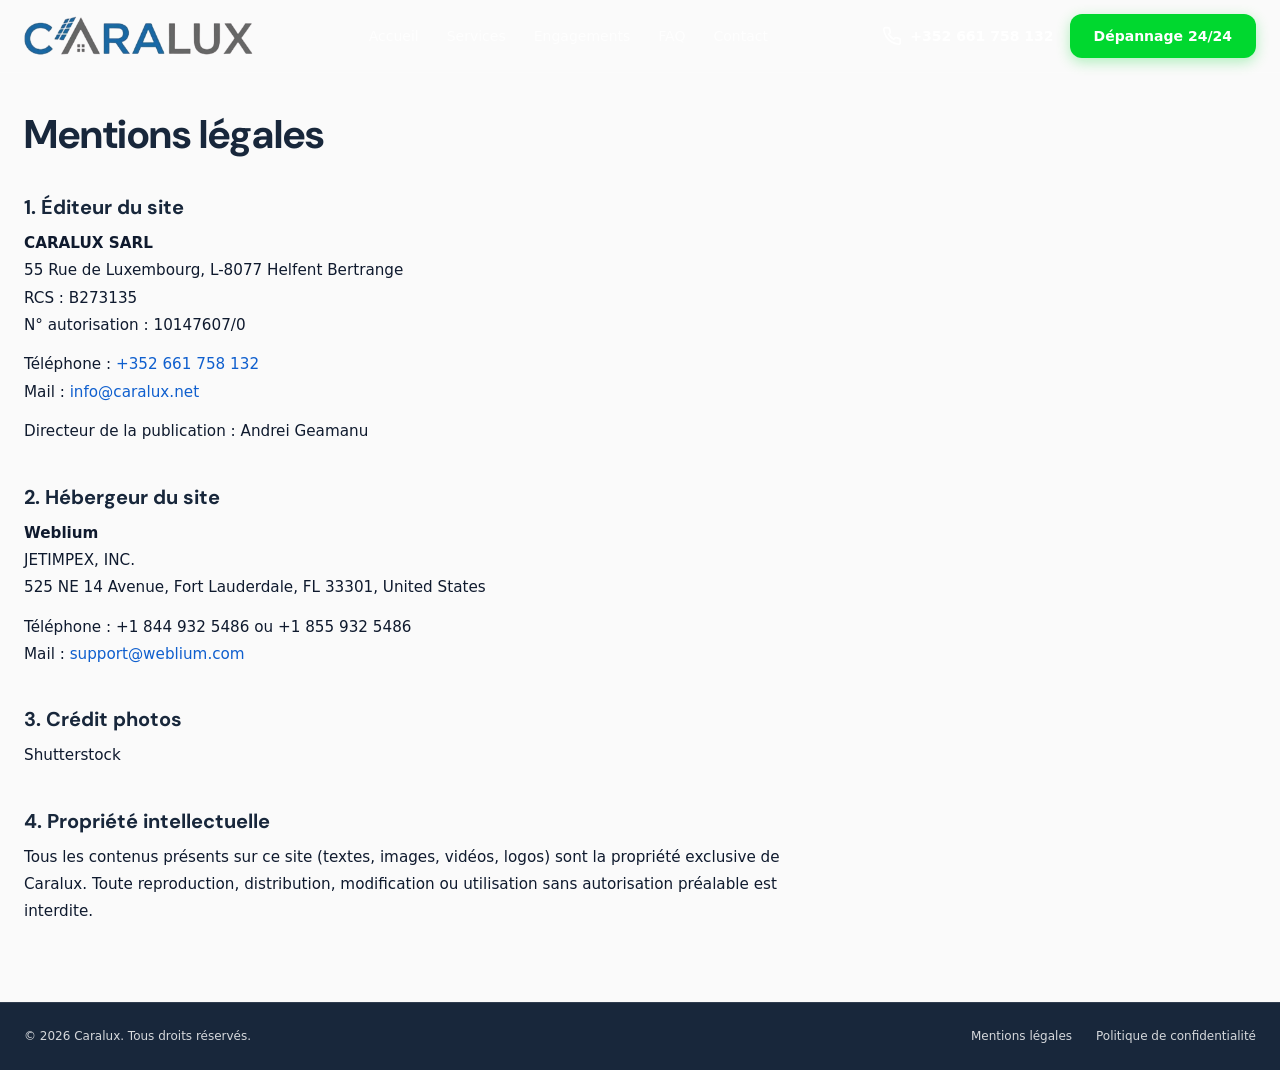
<file: mentions-legales.html>
<!doctype html>
<html lang="fr">
    <head>
        <meta charset="UTF-8" />
        <meta name="viewport" content="width=device-width, initial-scale=1.0" />
        <meta name="theme-color" content="#18273B" />
        <title>Mentions légales - Caralux</title>
        <meta
            name="description"
            content="Mentions légales du site Caralux, plombier chauffagiste au Luxembourg."
        />
        <link rel="preconnect" href="https://fonts.googleapis.com" />
        <link rel="preconnect" href="https://fonts.gstatic.com" crossorigin />
        <link
            href="https://fonts.googleapis.com/css2?family=DM+Sans:wght@400;500;600;700&family=Inter:wght@400;500;600;700&display=swap"
            rel="stylesheet"
        />
        <link rel="stylesheet" href="styles.css" />
        <script defer src="https://cloud.umami.is/script.js" data-website-id="a5a75db2-463c-43e8-bfbd-3edef5a0cba8"></script>
    </head>
    <body>
        <!-- ===== HEADER ===== -->
        <header class="main-header">
            <nav class="main-nav">
                <a href="index.html" class="logo">
                    <img
                        src="images/logo_caraluxlu.png"
                        alt="Caralux Luxembourg"
                        class="logo-img"
                    />
                </a>
                <ul class="nav-links">
                    <li><a href="index.html">Accueil</a></li>
                    <li><a href="index.html#services">Services</a></li>
                    <li><a href="index.html#pourquoi">Engagements</a></li>
                    <li><a href="index.html#faq">FAQ</a></li>
                    <li><a href="index.html#contact">Contact</a></li>
                </ul>
                <div class="nav-cta">
                    <a href="tel:+352661758132" class="nav-phone">
                        <svg
                            class="icon"
                            xmlns="http://www.w3.org/2000/svg"
                            viewBox="0 0 24 24"
                            fill="none"
                            stroke="currentColor"
                            stroke-width="2"
                            stroke-linecap="round"
                            stroke-linejoin="round"
                        >
                            <path
                                d="M22 16.92v3a2 2 0 0 1-2.18 2 19.79 19.79 0 0 1-8.63-3.07 19.5 19.5 0 0 1-6-6 19.79 19.79 0 0 1-3.07-8.67A2 2 0 0 1 4.11 2h3a2 2 0 0 1 2 1.72 12.84 12.84 0 0 0 .7 2.81 2 2 0 0 1-.45 2.11L8.09 9.91a16 16 0 0 0 6 6l1.27-1.27a2 2 0 0 1 2.11-.45 12.84 12.84 0 0 0 2.81.7A2 2 0 0 1 22 16.92z"
                            />
                        </svg>
                        +352 661 758 132
                    </a>
                    <a
                        href="tel:+352661758132"
                        class="btn btn-red nav-cta-btn nav-urgence-btn"
                    >
                        Dépannage 24/24
                    </a>
                </div>
                <button
                    class="hamburger"
                    id="hamburger"
                    aria-label="Ouvrir le menu"
                >
                    <svg
                        class="menu-icon"
                        xmlns="http://www.w3.org/2000/svg"
                        width="24"
                        height="24"
                        viewBox="0 0 24 24"
                        fill="none"
                        stroke="currentColor"
                        stroke-width="2"
                        stroke-linecap="round"
                        stroke-linejoin="round"
                    >
                        <line x1="4" y1="12" x2="20" y2="12" />
                        <line x1="4" y1="6" x2="20" y2="6" />
                        <line x1="4" y1="18" x2="20" y2="18" />
                    </svg>
                    <svg
                        class="close-icon"
                        style="display: none"
                        xmlns="http://www.w3.org/2000/svg"
                        width="24"
                        height="24"
                        viewBox="0 0 24 24"
                        fill="none"
                        stroke="currentColor"
                        stroke-width="2"
                        stroke-linecap="round"
                        stroke-linejoin="round"
                    >
                        <line x1="18" y1="6" x2="6" y2="18" />
                        <line x1="6" y1="6" x2="18" y2="18" />
                    </svg>
                </button>
            </nav>
            <div class="mobile-menu" id="mobile-menu">
                <ul>
                    <li>
                        <a href="index.html" class="mobile-link">Accueil</a>
                    </li>
                    <li>
                        <a href="index.html#services" class="mobile-link"
                            >Services</a
                        >
                    </li>
                    <li>
                        <a href="index.html#pourquoi" class="mobile-link"
                            >Engagements</a
                        >
                    </li>
                    <li>
                        <a href="index.html#faq" class="mobile-link">FAQ</a>
                    </li>
                    <li>
                        <a href="index.html#contact" class="mobile-link"
                            >Contact</a
                        >
                    </li>
                </ul>
            </div>
        </header>

        <!-- ===== CONTENU ===== -->
        <main class="legal-page">
            <div class="container">
                <h1>Mentions légales</h1>

                <h2>1. Éditeur du site</h2>
                <p>
                    <strong>CARALUX SARL</strong><br />
                    55 Rue de Luxembourg, L-8077 Helfent Bertrange<br />
                    RCS : B273135<br />
                    N° autorisation : 10147607/0
                </p>
                <p>
                    Téléphone : <a href="tel:+352661758132">+352 661 758 132</a
                    ><br />
                    Mail : <a href="mailto:info@caralux.net">info@caralux.net</a
                    ><br />
                </p>
                <p>Directeur de la publication : Andrei Geamanu</p>

                <h2>2. Hébergeur du site</h2>
                <p>
                    <strong>Weblium</strong><br />
                    JETIMPEX, INC.<br />
                    525 NE 14 Avenue, Fort Lauderdale, FL 33301, United States
                </p>
                <p>
                    Téléphone : +1 844 932 5486 ou +1 855 932 5486<br />
                    Mail :
                    <a href="mailto:support@weblium.com">support@weblium.com</a>
                </p>

                <h2>3. Crédit photos</h2>
                <p>Shutterstock</p>

                <h2>4. Propriété intellectuelle</h2>
                <p>
                    Tous les contenus présents sur ce site (textes, images,
                    vidéos, logos) sont la propriété exclusive de Caralux. Toute
                    reproduction, distribution, modification ou utilisation sans
                    autorisation préalable est interdite.
                </p>
            </div>
        </main>

        <!-- ===== FOOTER ===== -->
        <footer class="footer">
            <div class="footer-bottom">
                <div class="container">
                    <p class="copyright">
                        &copy; 2026 Caralux. Tous droits réservés.
                    </p>
                    <div class="legal-links">
                        <a href="mentions-legales.html">Mentions légales</a>
                        <a href="politique-de-confidentialite.html"
                            >Politique de confidentialité</a
                        >
                    </div>
                </div>
            </div>
        </footer>

        <script src="script.js"></script>
    </body>
</html>
</file>
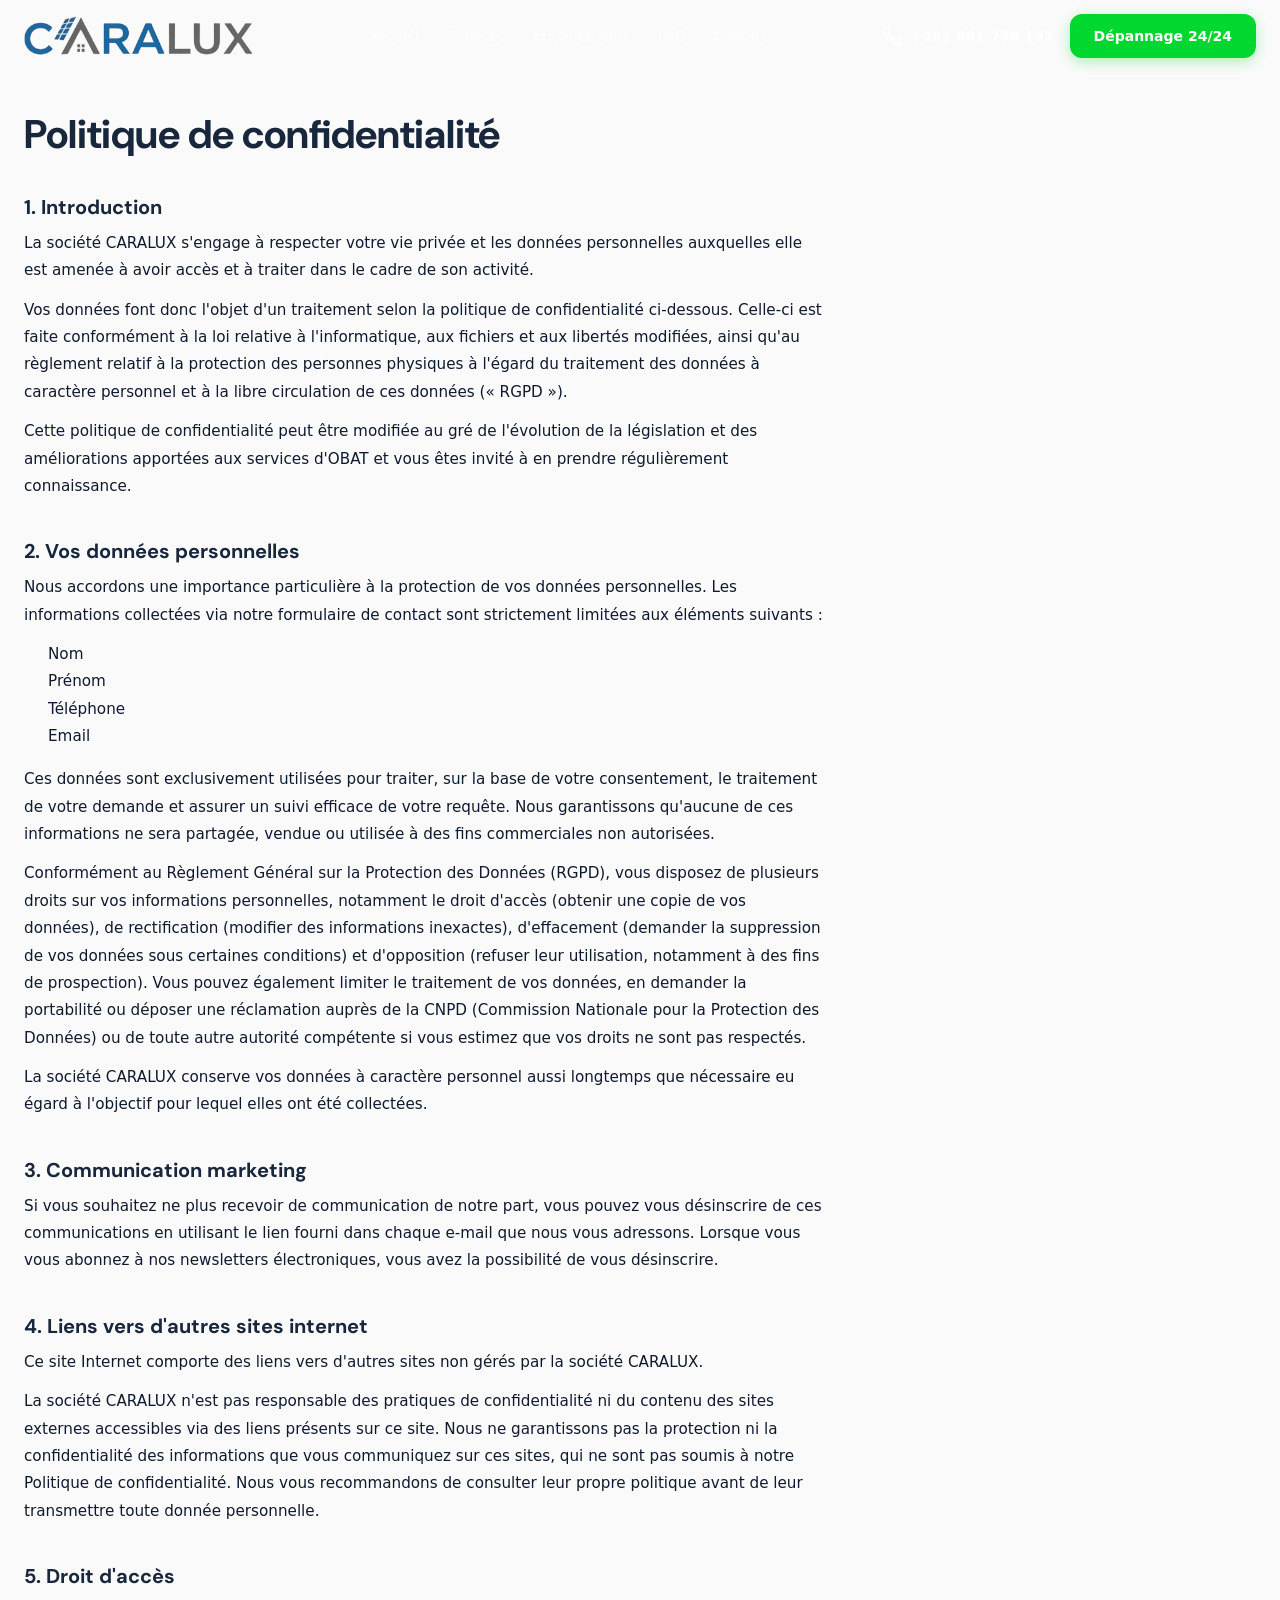
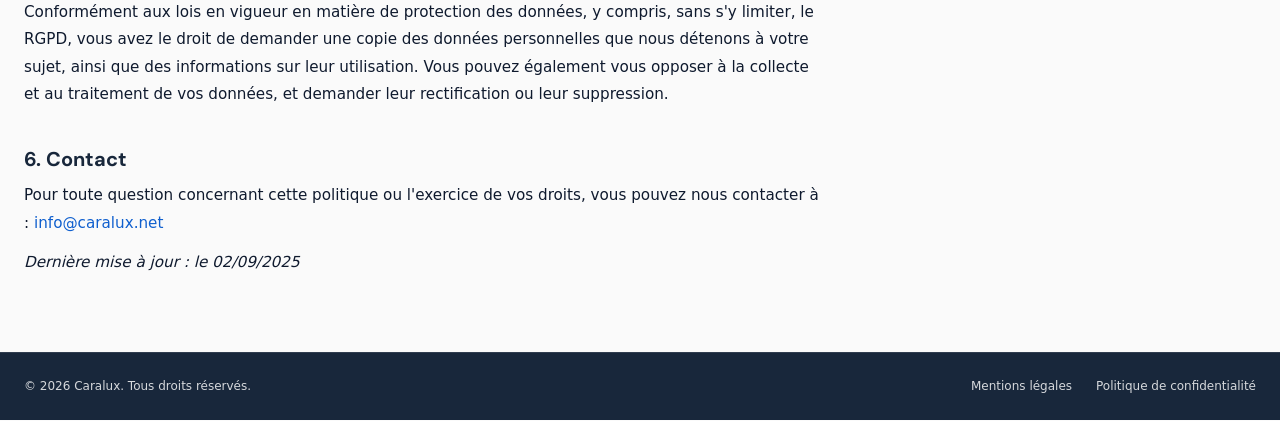
<file: politique-de-confidentialite.html>
<!doctype html>
<html lang="fr">
    <head>
        <meta charset="UTF-8" />
        <meta name="viewport" content="width=device-width, initial-scale=1.0" />
        <meta name="theme-color" content="#18273B" />
        <title>Politique de confidentialité - Caralux</title>
        <meta
            name="description"
            content="Politique de confidentialité du site Caralux, plombier chauffagiste au Luxembourg."
        />
        <link rel="preconnect" href="https://fonts.googleapis.com" />
        <link rel="preconnect" href="https://fonts.gstatic.com" crossorigin />
        <link
            href="https://fonts.googleapis.com/css2?family=DM+Sans:wght@400;500;600;700&family=Inter:wght@400;500;600;700&display=swap"
            rel="stylesheet"
        />
        <link rel="stylesheet" href="styles.css" />
        <script defer src="https://cloud.umami.is/script.js" data-website-id="a5a75db2-463c-43e8-bfbd-3edef5a0cba8"></script>
    </head>
    <body>
        <!-- ===== HEADER ===== -->
        <header class="main-header">
            <nav class="main-nav">
                <a href="index.html" class="logo">
                    <img
                        src="images/logo_caraluxlu.png"
                        alt="Caralux Luxembourg"
                        class="logo-img"
                    />
                </a>
                <ul class="nav-links">
                    <li><a href="index.html">Accueil</a></li>
                    <li><a href="index.html#services">Services</a></li>
                    <li><a href="index.html#pourquoi">Engagements</a></li>
                    <li><a href="index.html#faq">FAQ</a></li>
                    <li><a href="index.html#contact">Contact</a></li>
                </ul>
                <div class="nav-cta">
                    <a href="tel:+352661758132" class="nav-phone">
                        <svg
                            class="icon"
                            xmlns="http://www.w3.org/2000/svg"
                            viewBox="0 0 24 24"
                            fill="none"
                            stroke="currentColor"
                            stroke-width="2"
                            stroke-linecap="round"
                            stroke-linejoin="round"
                        >
                            <path
                                d="M22 16.92v3a2 2 0 0 1-2.18 2 19.79 19.79 0 0 1-8.63-3.07 19.5 19.5 0 0 1-6-6 19.79 19.79 0 0 1-3.07-8.67A2 2 0 0 1 4.11 2h3a2 2 0 0 1 2 1.72 12.84 12.84 0 0 0 .7 2.81 2 2 0 0 1-.45 2.11L8.09 9.91a16 16 0 0 0 6 6l1.27-1.27a2 2 0 0 1 2.11-.45 12.84 12.84 0 0 0 2.81.7A2 2 0 0 1 22 16.92z"
                            />
                        </svg>
                        +352 661 758 132
                    </a>
                    <a href="tel:+352661758132" class="btn btn-red nav-cta-btn nav-urgence-btn">
                        Dépannage 24/24
                    </a>
                </div>
                <button
                    class="hamburger"
                    id="hamburger"
                    aria-label="Ouvrir le menu"
                >
                    <svg
                        class="menu-icon"
                        xmlns="http://www.w3.org/2000/svg"
                        width="24"
                        height="24"
                        viewBox="0 0 24 24"
                        fill="none"
                        stroke="currentColor"
                        stroke-width="2"
                        stroke-linecap="round"
                        stroke-linejoin="round"
                    >
                        <line x1="4" y1="12" x2="20" y2="12" />
                        <line x1="4" y1="6" x2="20" y2="6" />
                        <line x1="4" y1="18" x2="20" y2="18" />
                    </svg>
                    <svg
                        class="close-icon"
                        style="display: none"
                        xmlns="http://www.w3.org/2000/svg"
                        width="24"
                        height="24"
                        viewBox="0 0 24 24"
                        fill="none"
                        stroke="currentColor"
                        stroke-width="2"
                        stroke-linecap="round"
                        stroke-linejoin="round"
                    >
                        <line x1="18" y1="6" x2="6" y2="18" />
                        <line x1="6" y1="6" x2="18" y2="18" />
                    </svg>
                </button>
            </nav>
            <div class="mobile-menu" id="mobile-menu">
                <ul>
                    <li><a href="index.html" class="mobile-link">Accueil</a></li>
                    <li><a href="index.html#services" class="mobile-link">Services</a></li>
                    <li><a href="index.html#pourquoi" class="mobile-link">Engagements</a></li>
                    <li><a href="index.html#faq" class="mobile-link">FAQ</a></li>
                    <li><a href="index.html#contact" class="mobile-link">Contact</a></li>
                </ul>
            </div>
        </header>

        <!-- ===== CONTENU ===== -->
        <main class="legal-page">
            <div class="container">
                <h1>Politique de confidentialité</h1>

                <h2>1. Introduction</h2>
                <p>
                    La société CARALUX s'engage à respecter votre vie privée et les données
                    personnelles auxquelles elle est amenée à avoir accès et à traiter dans
                    le cadre de son activité.
                </p>
                <p>
                    Vos données font donc l'objet d'un traitement selon la politique de
                    confidentialité ci-dessous. Celle-ci est faite conformément à la loi
                    relative à l'informatique, aux fichiers et aux libertés modifiées, ainsi
                    qu'au règlement relatif à la protection des personnes physiques à l'égard
                    du traitement des données à caractère personnel et à la libre circulation
                    de ces données (&laquo;&nbsp;RGPD&nbsp;&raquo;).
                </p>
                <p>
                    Cette politique de confidentialité peut être modifiée au gré de l'évolution
                    de la législation et des améliorations apportées aux services d'OBAT et
                    vous êtes invité à en prendre régulièrement connaissance.
                </p>

                <h2>2. Vos données personnelles</h2>
                <p>
                    Nous accordons une importance particulière à la protection de vos données
                    personnelles. Les informations collectées via notre formulaire de contact
                    sont strictement limitées aux éléments suivants :
                </p>
                <ul>
                    <li>Nom</li>
                    <li>Prénom</li>
                    <li>Téléphone</li>
                    <li>Email</li>
                </ul>
                <p>
                    Ces données sont exclusivement utilisées pour traiter, sur la base de
                    votre consentement, le traitement de votre demande et assurer un suivi
                    efficace de votre requête. Nous garantissons qu'aucune de ces informations
                    ne sera partagée, vendue ou utilisée à des fins commerciales non autorisées.
                </p>
                <p>
                    Conformément au Règlement Général sur la Protection des Données (RGPD),
                    vous disposez de plusieurs droits sur vos informations personnelles,
                    notamment le droit d'accès (obtenir une copie de vos données), de
                    rectification (modifier des informations inexactes), d'effacement
                    (demander la suppression de vos données sous certaines conditions) et
                    d'opposition (refuser leur utilisation, notamment à des fins de
                    prospection). Vous pouvez également limiter le traitement de vos données,
                    en demander la portabilité ou déposer une réclamation auprès de la CNPD (Commission Nationale pour la Protection des Données)
                    ou de toute autre autorité compétente si vous estimez que vos droits ne
                    sont pas respectés.
                </p>
                <p>
                    La société CARALUX conserve vos données à caractère personnel aussi
                    longtemps que nécessaire eu égard à l'objectif pour lequel elles ont été
                    collectées.
                </p>

                <h2>3. Communication marketing</h2>
                <p>
                    Si vous souhaitez ne plus recevoir de communication de notre part, vous
                    pouvez vous désinscrire de ces communications en utilisant le lien fourni
                    dans chaque e-mail que nous vous adressons. Lorsque vous vous abonnez à
                    nos newsletters électroniques, vous avez la possibilité de vous désinscrire.
                </p>

                <h2>4. Liens vers d'autres sites internet</h2>
                <p>
                    Ce site Internet comporte des liens vers d'autres sites non gérés par la
                    société CARALUX.
                </p>
                <p>
                    La société CARALUX n'est pas responsable des pratiques de confidentialité
                    ni du contenu des sites externes accessibles via des liens présents sur ce
                    site. Nous ne garantissons pas la protection ni la confidentialité des
                    informations que vous communiquez sur ces sites, qui ne sont pas soumis à
                    notre Politique de confidentialité. Nous vous recommandons de consulter
                    leur propre politique avant de leur transmettre toute donnée personnelle.
                </p>

                <h2>5. Droit d'accès</h2>
                <p>
                    Conformément aux lois en vigueur en matière de protection des données, y
                    compris, sans s'y limiter, le RGPD, vous avez le droit de demander une
                    copie des données personnelles que nous détenons à votre sujet, ainsi que
                    des informations sur leur utilisation. Vous pouvez également vous opposer
                    à la collecte et au traitement de vos données, et demander leur
                    rectification ou leur suppression.
                </p>

                <h2>6. Contact</h2>
                <p>
                    Pour toute question concernant cette politique ou l'exercice de vos droits,
                    vous pouvez nous contacter à :
                    <a href="mailto:info@caralux.net">info@caralux.net</a>
                </p>
                <p><em>Dernière mise à jour : le 02/09/2025</em></p>
            </div>
        </main>

        <!-- ===== FOOTER ===== -->
        <footer class="footer">
            <div class="footer-bottom">
                <div class="container">
                    <p class="copyright">
                        &copy; 2026 Caralux. Tous droits réservés.
                    </p>
                    <div class="legal-links">
                        <a href="mentions-legales.html">Mentions légales</a>
                        <a href="politique-de-confidentialite.html">Politique de confidentialité</a>
                    </div>
                </div>
            </div>
        </footer>

        <script src="script.js"></script>
    </body>
</html>
</file>
<file: styles.css>
/* ===== RESET & BASE ===== */
*,
*::before,
*::after {
    margin: 0;
    padding: 0;
    box-sizing: border-box;
}

:root {
    /* Brand colors */
    --navy: #18273b;
    --red: #0f5fce;
    --red-hover: #0b4da8;
    --green: #086e5a;
    --white: #ffffff;
    --background: #fafafa;
    --secondary-bg: #f3f4f5;
    --card-bg: #ffffff;
    --border: #e5e6e8;
    --foreground: #0f1a2e;
    --muted: #6b7280;
    --radius: 0.75rem;
    --font-sans: system-ui, -apple-system, "Segoe UI", Roboto, "Helvetica Neue", Arial, sans-serif;
    --font-heading: system-ui, -apple-system, "Segoe UI", Roboto, "Helvetica Neue", Arial, sans-serif;
    --max-width: 80rem; /* 1280px */
}

html {
    scroll-behavior: smooth;
    -webkit-text-size-adjust: 100%;
}

body {
    font-family: var(--font-sans);
    color: var(--foreground);
    background: var(--background);
    line-height: 1.6;
    -webkit-font-smoothing: antialiased;
    -moz-osx-font-smoothing: grayscale;
}

a {
    color: inherit;
    text-decoration: none;
}

img {
    display: block;
    max-width: 100%;
    height: auto;
}

ul,
ol {
    list-style: none;
}

button,
input,
select,
textarea {
    font-family: inherit;
    font-size: inherit;
    line-height: inherit;
    border: none;
    outline: none;
    background: none;
}

h1,
h2,
h3,
h4,
h5,
h6 {
    font-family: var(--font-heading);
    line-height: 1.1;
    font-weight: 700;
    text-wrap: balance;
}

/* ===== UTILITY CLASSES ===== */
.container {
    max-width: var(--max-width);
    margin: 0 auto;
    padding: 0 1.5rem;
}

.section-label {
    font-size: 0.875rem;
    font-weight: 700;
    text-transform: uppercase;
    letter-spacing: 0.2em;
    color: var(--red);
    margin-bottom: 0.75rem;
}

.section-title {
    font-size: clamp(1.875rem, 4vw, 2.75rem);
    color: var(--foreground);
    line-height: 1.15;
    text-wrap: balance;
}

.section-subtitle {
    margin-top: 1.25rem;
    font-size: 1.125rem;
    color: var(--muted);
    line-height: 1.7;
}

.section-header {
    text-align: center;
    max-width: 42rem;
    margin: 0 auto 3.5rem;
}

@media (min-width: 1024px) {
    .section-header {
        margin-bottom: 5rem;
    }
}

/* Buttons */
.btn {
    display: inline-flex;
    align-items: center;
    justify-content: center;
    gap: 0.5rem;
    font-weight: 700;
    font-size: 1rem;
    border-radius: var(--radius);
    cursor: pointer;
    transition: all 0.2s ease;
    white-space: nowrap;
    text-decoration: none;
}

.btn-lg {
    height: 3.5rem;
    padding: 0 2rem;
    font-size: 1rem;
}

.btn-red {
    background: #00D82F;
    color: var(--white);
    box-shadow: 0 4px 14px rgba(0, 216, 47, 0.3);
}
.btn-red:hover {
    background: #00b827;
}

.btn-navy {
    background: var(--navy);
    color: var(--white);
    box-shadow: 0 4px 14px rgba(12, 29, 54, 0.2);
}
.btn-navy:hover {
    background: #0a1729;
}

.btn-outline-white {
    background: transparent;
    color: var(--white);
    border: 1px solid rgba(255, 255, 255, 0.25);
}
.btn-outline-white:hover {
    background: rgba(255, 255, 255, 0.1);
}

/* ===== SVG ICONS (inline) ===== */
.icon {
    width: 1.25rem;
    height: 1.25rem;
    flex-shrink: 0;
}
.icon-sm {
    width: 1rem;
    height: 1rem;
}
.icon-lg {
    width: 2rem;
    height: 2rem;
}

/* (urgency bar removed) */

/* ============================================
   NAVBAR / HEADER
   ============================================ */
.main-header {
    position: absolute;
    top: 0;
    left: 0;
    right: 0;
    z-index: 50;
    background: transparent;
    border-bottom: 1px solid rgba(255, 255, 255, 0.1);
}

.main-nav {
    display: flex;
    align-items: center;
    justify-content: space-between;
    padding: 0.875rem 1.5rem;
    max-width: var(--max-width);
    margin: 0 auto;
}

/* Logo */
.logo {
    display: flex;
    align-items: center;
}
.logo-img {
    height: 2.5rem;
    width: auto;
}

/* Desktop nav */
.nav-links {
    display: flex;
    align-items: center;
    gap: 1.75rem;
}
.nav-links a {
    font-size: 0.875rem;
    font-weight: 500;
    color: rgba(255, 255, 255, 0.75);
    transition: color 0.2s;
}
.nav-links a:hover {
    color: var(--white);
}

/* Desktop CTA area */
.nav-cta {
    display: flex;
    align-items: center;
    gap: 1rem;
}
.nav-phone {
    display: flex;
    align-items: center;
    gap: 0.5rem;
    font-size: 0.875rem;
    font-weight: 700;
    color: var(--white);
}
.nav-cta-btn {
    font-size: 0.875rem;
    height: 2.75rem;
    padding: 0 1.5rem;
    transition:
        transform 0.25s ease,
        box-shadow 0.25s ease;
}
.nav-cta-btn .icon {
    width: 1rem;
    height: 1rem;
    transition: transform 0.25s ease;
}
.nav-cta-btn:hover {
    transform: scale(1.05);
    box-shadow: 0 6px 20px rgba(0, 216, 47, 0.4);
}
.nav-cta-btn:hover .icon {
    transform: translateX(3px);
}

/* Hamburger */
.hamburger {
    display: none;
    background: none;
    border: none;
    cursor: pointer;
    color: var(--white);
    padding: 0.25rem;
}

/* Mobile menu */
.mobile-menu {
    display: none;
    border-top: 1px solid rgba(255, 255, 255, 0.1);
    background: var(--navy);
    padding: 1rem 1.5rem 1.5rem;
}
.mobile-menu.open {
    display: block;
}
.mobile-menu ul {
    display: flex;
    flex-direction: column;
    gap: 1rem;
}
.mobile-menu ul a {
    font-size: 1rem;
    font-weight: 500;
    color: var(--white);
}
.mobile-menu .mobile-cta {
    margin-top: 1.5rem;
    display: flex;
    flex-direction: column;
    gap: 0.75rem;
}
.mobile-menu .btn {
    width: 100%;
}

@media (max-width: 1023px) {
    .nav-links,
    .nav-cta {
        display: none;
    }
    .hamburger {
        display: block;
    }
}

/* ============================================
   HERO
   ============================================ */
.hero {
    position: relative;
    min-height: 92vh;
    display: flex;
    flex-direction: column;
    overflow: hidden;
}
.hero-bg {
    position: absolute;
    inset: 0;
}
.hero-bg img {
    width: 100%;
    height: 100%;
    object-fit: cover;
}
.hero-overlay {
    position: absolute;
    inset: 0;
    background: rgba(24, 39, 59, 0.85);
}

/* Centered hero content */
.hero-content--centered {
    position: relative;
    z-index: 10;
    flex: 1;
    display: flex;
    flex-direction: column;
    align-items: center;
    justify-content: center;
    text-align: center;
    padding: 4rem 1.5rem 2rem;
}

.hero-label {
    display: inline-block;
    font-size: 0.7rem;
    font-weight: 700;
    text-transform: uppercase;
    letter-spacing: 0.15em;
    color: #5a9aef;
    background: rgba(15, 95, 206, 0.2);
    padding: 0.4rem 1rem;
    border-radius: 2rem;
    margin-bottom: 1.5rem;
    white-space: nowrap;
}
@media (min-width: 768px) {
    .hero-label {
        font-size: 0.8125rem;
        letter-spacing: 0.2em;
        padding: 0.5rem 1.25rem;
    }
}

.hero h1 {
    font-size: clamp(2.5rem, 6vw, 4.5rem);
    color: var(--white);
    line-height: 1.1;
    max-width: 52rem;
}
.hero h1 .highlight {
    color: var(--red);
}

.hero-text {
    margin-top: 1.5rem;
    font-size: clamp(1rem, 1.8vw, 1.2rem);
    color: rgba(255, 255, 255, 0.82);
    line-height: 1.7;
    max-width: 40rem;
}

.hero-cta {
    margin-top: 2rem;
    font-size: 0.875rem;
    height: 3rem;
    padding: 0 1.25rem;
    border-radius: 0.75rem;
    transition:
        transform 0.25s ease,
        background 0.2s ease,
        box-shadow 0.25s ease;
}
@media (min-width: 768px) {
    .hero-cta {
        margin-top: 2.5rem;
        font-size: 1.25rem;
        height: 4.25rem;
        padding: 0 3rem;
    }
}
.hero-cta:hover {
    transform: scale(1.06);
    box-shadow: 0 8px 28px rgba(0, 216, 47, 0.45);
}
.hero-cta .icon {
    transition: transform 0.25s ease;
}
.hero-cta:hover .icon {
    transform: translateX(4px);
}
.cta-subtext {
    margin-top: 0.75rem;
    font-size: 0.85rem;
    color: rgba(255, 255, 255, 0.82);
    font-weight: 400;
}

/* Trust bar pinned to bottom of hero */
.hero-trust-bar {
    position: relative;
    z-index: 10;
    width: 100%;
    background: rgba(24, 39, 59, 0.92);
    border-top: 1px solid rgba(255, 255, 255, 0.1);
    padding: 1.25rem 1rem;
}
@media (min-width: 768px) {
    .hero-trust-bar {
        padding: 1.75rem 1.5rem;
    }
}

.hero-trust {
    display: grid;
    grid-template-columns: repeat(2, 1fr);
    gap: 1rem;
    max-width: var(--max-width);
    margin: 0 auto;
}
@media (min-width: 768px) {
    .hero-trust {
        grid-template-columns: repeat(4, 1fr);
        gap: 2rem;
    }
}
.trust-item {
    display: flex;
    align-items: flex-start;
    gap: 0.625rem;
    min-width: 0;
}
@media (min-width: 768px) {
    .trust-item {
        gap: 1rem;
    }
}
.trust-icon {
    display: flex;
    align-items: center;
    justify-content: center;
    width: 2.5rem;
    height: 2.5rem;
    border-radius: 0.625rem;
    background: rgba(15, 95, 206, 0.2);
    flex-shrink: 0;
}
@media (min-width: 768px) {
    .trust-icon {
        width: 3.25rem;
        height: 3.25rem;
    }
}
.trust-icon svg {
    color: var(--red);
    width: 1.25rem;
    height: 1.25rem;
}
@media (min-width: 768px) {
    .trust-icon svg {
        width: 1.5rem;
        height: 1.5rem;
    }
}
.trust-item .trust-label {
    font-size: 0.8125rem;
    font-weight: 700;
    color: var(--white);
    line-height: 1.3;
}
@media (min-width: 768px) {
    .trust-item .trust-label {
        font-size: 1rem;
    }
}
.trust-item .trust-sublabel {
    font-size: 0.6875rem;
    color: rgba(255, 255, 255, 0.82);
    margin-top: 0.125rem;
}
@media (min-width: 768px) {
    .trust-item .trust-sublabel {
        font-size: 0.8125rem;
        margin-top: 0.25rem;
    }
}

/* ============================================
   TRUST BAR (brands carousel)
   ============================================ */
.trust-bar {
    background: var(--card-bg);
    border-top: 1px solid var(--border);
    border-bottom: 1px solid var(--border);
    padding: 1.5rem 0;
    overflow: hidden;
}

.brands-carousel {
    position: relative;
    width: 100%;
    overflow: hidden;
    mask-image: linear-gradient(
        to right,
        transparent,
        black 5%,
        black 95%,
        transparent
    );
    -webkit-mask-image: linear-gradient(
        to right,
        transparent,
        black 5%,
        black 95%,
        transparent
    );
}

.brands-track {
    display: flex;
    align-items: center;
    gap: 3rem;
    width: max-content;
    animation: scroll-brands 30s linear infinite;
}

.brand-logo {
    height: 2rem;
    width: auto;
    opacity: 0.35;
    filter: grayscale(100%);
    transition:
        opacity 0.3s,
        filter 0.3s;
    flex-shrink: 0;
}
.brand-logo:hover {
    opacity: 0.8;
    filter: grayscale(0%);
}
@media (min-width: 768px) {
    .brand-logo {
        height: 2.5rem;
    }
    .brands-track {
        gap: 4rem;
    }
}

@keyframes scroll-brands {
    0% {
        transform: translateX(0);
    }
    100% {
        transform: translateX(-50%);
    }
}

/* ============================================
   REALISATIONS MARQUEE
   ============================================ */
.realisations {
    padding: 5rem 0 3rem;
    background: var(--background);
    overflow: hidden;
}
@media (min-width: 1024px) {
    .realisations {
        padding: 7rem 0 4rem;
    }
}

.marquee-row {
    overflow: hidden;
    margin-bottom: 0.75rem;
    mask-image: linear-gradient(
        to right,
        transparent,
        black 3%,
        black 97%,
        transparent
    );
    -webkit-mask-image: linear-gradient(
        to right,
        transparent,
        black 3%,
        black 97%,
        transparent
    );
}

.marquee-track {
    display: flex;
    gap: 0.75rem;
    width: max-content;
}

.marquee-left {
    animation: marquee-scroll-left 150s linear infinite;
}
.marquee-right {
    animation: marquee-scroll-right 160s linear infinite;
}
.marquee-left-slow {
    animation: marquee-scroll-left 180s linear infinite;
}

.marquee-img {
    width: 14rem;
    height: 14rem;
    object-fit: cover;
    border-radius: var(--radius);
    flex-shrink: 0;
    cursor: pointer;
    transition: transform 0.2s ease;
}
.marquee-img:hover {
    transform: scale(1.05);
}
@media (max-width: 767px) {
    .marquee-img {
        width: 10rem;
        height: 10rem;
    }
}

@keyframes marquee-scroll-left {
    0% {
        transform: translateX(0);
    }
    100% {
        transform: translateX(-50%);
    }
}
@keyframes marquee-scroll-right {
    0% {
        transform: translateX(-50%);
    }
    100% {
        transform: translateX(0);
    }
}

/* ============================================
   SERVICES
   ============================================ */
.services {
    padding: 5rem 0 5rem;
    background: var(--background);
}
@media (min-width: 1024px) {
    .services {
        padding: 7rem 0;
    }
}

.services-grid {
    display: grid;
    gap: 1.5rem;
}
@media (min-width: 768px) {
    .services-grid {
        grid-template-columns: repeat(2, 1fr);
    }
}
@media (min-width: 1024px) {
    .services-grid {
        grid-template-columns: repeat(3, 1fr);
    }
}

.service-card {
    display: block;
    overflow: hidden;
    border-radius: var(--radius);
    background: var(--card-bg);
    border: 1px solid var(--border);
    transition: all 0.3s ease;
    text-decoration: none;
    color: inherit;
}
.service-card:hover {
    box-shadow: 0 20px 40px rgba(0, 0, 0, 0.08);
    transform: translateY(-4px);
}

.service-card .card-image {
    position: relative;
    height: 13rem;
    overflow: hidden;
}
.service-card .card-image img {
    width: 100%;
    height: 100%;
    object-fit: cover;
    transition: transform 0.5s ease;
}
.service-card:hover .card-image img {
    transform: scale(1.05);
}
.service-card .card-image .image-overlay {
    position: absolute;
    inset: 0;
    background: rgba(12, 29, 54, 0.35);
    transition: background 0.3s ease;
}
.service-card:hover .card-image .image-overlay {
    background: rgba(12, 29, 54, 0.15);
}
.service-card .card-image .subtitle-badge {
    position: absolute;
    bottom: 0.75rem;
    left: 0.75rem;
    display: inline-block;
    background: var(--red);
    color: var(--white);
    font-size: 0.75rem;
    font-weight: 700;
    padding: 0.25rem 0.75rem;
    border-radius: 0.375rem;
}

.service-card .card-body {
    padding: 1.5rem;
}
.service-card .card-body h3 {
    font-size: 1.25rem;
    font-weight: 700;
    color: var(--foreground);
    margin-bottom: 0.5rem;
}
.service-card .card-body p {
    font-size: 0.875rem;
    color: var(--muted);
    line-height: 1.7;
}
.service-card .card-link {
    display: flex;
    align-items: center;
    gap: 0.5rem;
    margin-top: 1.25rem;
    font-size: 0.875rem;
    font-weight: 700;
    color: var(--red);
    transition: gap 0.3s ease;
}
.service-card:hover .card-link {
    gap: 0.75rem;
}

/* ============================================
   PROCESS
   ============================================ */
.process {
    padding: 5rem 0;
    background: var(--secondary-bg);
}
@media (min-width: 1024px) {
    .process {
        padding: 7rem 0;
    }
}

.process-grid {
    display: grid;
    gap: 2rem;
}
@media (min-width: 768px) {
    .process-grid {
        grid-template-columns: repeat(2, 1fr);
    }
}
@media (min-width: 1024px) {
    .process-grid {
        grid-template-columns: repeat(4, 1fr);
    }
}

.process-step {
    position: relative;
    display: flex;
    flex-direction: column;
    align-items: center;
    text-align: center;
}

/* Connecting line between steps (desktop only) */
.process-step:not(:last-child)::after {
    display: none;
}
@media (min-width: 1024px) {
    .process-step:not(:last-child)::after {
        content: "";
        display: block;
        position: absolute;
        top: 2.5rem;
        left: calc(50% + 2rem);
        width: calc(100% - 4rem);
        height: 1px;
        background: var(--border);
    }
}

.step-circle {
    position: relative;
    display: flex;
    align-items: center;
    justify-content: center;
    width: 5rem;
    height: 5rem;
    border-radius: 50%;
    background: var(--card-bg);
    border: 2px solid var(--navy);
    box-shadow: 0 4px 12px rgba(0, 0, 0, 0.06);
    margin-bottom: 1.5rem;
}
.step-circle svg {
    width: 2rem;
    height: 2rem;
    color: var(--navy);
}
.step-number {
    position: absolute;
    top: -0.5rem;
    right: -0.5rem;
    display: flex;
    align-items: center;
    justify-content: center;
    width: 1.75rem;
    height: 1.75rem;
    border-radius: 50%;
    background: var(--red);
    color: var(--white);
    font-size: 0.75rem;
    font-weight: 700;
    box-shadow: 0 2px 4px rgba(15, 95, 206, 0.3);
}

.process-step h3 {
    font-size: 1rem;
    font-weight: 700;
    color: var(--foreground);
    margin-bottom: 0.75rem;
    line-height: 1.4;
}
.process-step p {
    font-size: 0.875rem;
    color: var(--muted);
    line-height: 1.7;
    max-width: 18rem;
}

/* ============================================
   WHY US
   ============================================ */
.why-us {
    padding: 5rem 0;
    background: var(--navy);
}
@media (min-width: 1024px) {
    .why-us {
        padding: 7rem 0;
    }
}
.why-us .section-title {
    color: var(--white);
}
.why-us .section-subtitle {
    color: rgba(255, 255, 255, 0.82);
}

.why-grid {
    display: grid;
    gap: 2rem;
}
@media (min-width: 768px) {
    .why-grid {
        grid-template-columns: repeat(2, 1fr);
    }
}
@media (min-width: 1024px) {
    .why-grid {
        grid-template-columns: repeat(3, 1fr);
    }
}

.why-card {
    background: rgba(255, 255, 255, 0.05);
    border: 1px solid rgba(255, 255, 255, 0.1);
    border-radius: var(--radius);
    padding: 1.75rem;
    transition: background 0.3s ease;
}
.why-card:hover {
    background: rgba(255, 255, 255, 0.1);
}

.why-card-header {
    display: flex;
    align-items: center;
    gap: 1rem;
    margin-bottom: 1rem;
}
.why-card-icon {
    display: flex;
    align-items: center;
    justify-content: center;
    flex-shrink: 0;
}
.why-card-icon svg {
    color: rgba(255, 255, 255, 0.65);
    width: 1.25rem;
    height: 1.25rem;
}
.why-card-stat {
    line-height: 1.2;
}
.why-card-stat .number {
    font-size: 1.75rem;
    font-weight: 700;
    color: var(--white);
    font-family: var(--font-heading);
}
.why-card-stat .label {
    font-size: 0.75rem;
    color: rgba(255, 255, 255, 0.82);
    font-weight: 600;
    text-transform: uppercase;
    letter-spacing: 0.05em;
}
.why-card p {
    font-size: 0.875rem;
    color: rgba(255, 255, 255, 0.82);
    line-height: 1.7;
}

/* ============================================
   TESTIMONIALS
   ============================================ */
.testimonials {
    padding: 5rem 0;
    background: var(--bg);
}
.testimonials-grid {
    display: grid;
    gap: 1.5rem;
}
@media (min-width: 768px) {
    .testimonials-grid {
        grid-template-columns: repeat(3, 1fr);
    }
}
.testimonial-card {
    background: var(--card-bg);
    border: 1px solid var(--border);
    border-radius: var(--radius);
    padding: 2rem;
    display: flex;
    flex-direction: column;
    gap: 1rem;
}
.testimonial-stars {
    display: flex;
    gap: 0.15rem;
    color: #b45309;
}
.testimonial-text {
    font-size: 0.95rem;
    line-height: 1.7;
    color: var(--text);
    flex: 1;
}
.testimonial-author {
    border-top: 1px solid var(--border);
    padding-top: 1rem;
}
.testimonial-name {
    font-weight: 700;
    font-size: 0.9rem;
    color: var(--navy);
}
.testimonial-location {
    font-size: 0.8rem;
    color: var(--text-light);
    margin-top: 0.15rem;
}

/* ============================================
   CTA BANNER
   ============================================ */
.cta-banner {
    padding: 4rem 0 4rem;
    background: var(--navy);
}
@media (min-width: 1024px) {
    .cta-banner {
        padding: 5rem 0;
    }
}
.cta-banner .container {
    max-width: 56rem;
    text-align: center;
}
.cta-banner h2 {
    font-size: clamp(1.875rem, 4vw, 2.75rem);
    color: var(--white);
    line-height: 1.15;
    text-wrap: balance;
}
.cta-banner p {
    margin-top: 1.25rem;
    font-size: 1.125rem;
    color: rgba(255, 255, 255, 0.8);
    max-width: 42rem;
    margin-left: auto;
    margin-right: auto;
    line-height: 1.7;
}
.cta-banner .cta-buttons {
    margin-top: 2rem;
    display: flex;
    flex-wrap: wrap;
    align-items: center;
    justify-content: center;
    gap: 1rem;
}
.cta-banner .btn-outline-white {
    border-color: rgba(255, 255, 255, 0.3);
}
.cta-banner-subtext {
    margin-top: 1rem;
    font-size: 0.85rem;
    color: rgba(255, 255, 255, 0.82);
    text-align: center;
}

/* ============================================
   ZONE D'INTERVENTION
   ============================================ */
.zone-intervention {
    padding: 5rem 0;
    background: var(--secondary-bg);
}
@media (min-width: 1024px) {
    .zone-intervention {
        padding: 7rem 0;
    }
}

.zone-content {
    display: grid;
    gap: 3rem;
    align-items: start;
}
@media (min-width: 1024px) {
    .zone-content {
        grid-template-columns: 1fr 1fr;
        gap: 4rem;
        align-items: center;
    }
}

.zone-left .section-title {
    text-align: left;
}
.zone-left .section-title em {
    font-style: italic;
    color: var(--navy);
}
.zone-left .section-label {
    text-align: left;
}

.zone-subtitle {
    margin-top: 1rem;
    font-size: 1rem;
    color: var(--muted);
    line-height: 1.6;
}

.zone-tags {
    display: grid;
    grid-template-columns: 1fr 1fr;
    gap: 0.75rem;
    margin-top: 2rem;
}
.zone-tag {
    display: flex;
    align-items: center;
    gap: 0.625rem;
    padding: 0.875rem 1.25rem;
    background: var(--card-bg);
    border: 1px solid var(--border);
    border-radius: var(--radius);
    font-size: 0.9375rem;
    font-weight: 500;
    color: var(--foreground);
}
.zone-tag svg {
    color: var(--red);
    flex-shrink: 0;
}

/* Map card */
.zone-map-card {
    background: var(--navy);
    border-radius: var(--radius);
    padding: 2.5rem;
    text-align: center;
    color: var(--white);
}
.zone-map-card h3 {
    font-size: 1.75rem;
    font-weight: 700;
    margin-bottom: 0.5rem;
}
.zone-map-card > p {
    font-size: 0.9375rem;
    color: rgba(255, 255, 255, 0.82);
    margin-bottom: 2rem;
}

.zone-circle {
    position: relative;
    width: 14rem;
    height: 14rem;
    margin: 0 auto;
    border-radius: 50%;
    border: 2px dashed rgba(197, 163, 80, 0.4);
    display: flex;
    align-items: center;
    justify-content: center;
}
.zone-circle-inner {
    width: 8rem;
    height: 8rem;
    border-radius: 50%;
    background: rgba(24, 39, 59, 0.8);
    border: 1px solid rgba(255, 255, 255, 0.08);
    display: flex;
    align-items: center;
    justify-content: center;
}
.zone-circle-inner span {
    font-size: 1.125rem;
    font-weight: 600;
    color: rgba(255, 255, 255, 0.82);
}

/* ============================================
   URGENCE BANNER
   ============================================ */
.urgence-banner {
    padding: 4rem 0;
    background: var(--red);
}
@media (min-width: 1024px) {
    .urgence-banner {
        padding: 5rem 0;
    }
}
.urgence-banner .container {
    text-align: center;
    max-width: 48rem;
}
.urgence-banner h2 {
    font-size: clamp(1.75rem, 4vw, 2.5rem);
    color: var(--white);
    line-height: 1.15;
}
.urgence-banner p {
    margin-top: 1rem;
    font-size: 1.0625rem;
    color: rgba(255, 255, 255, 0.9);
    line-height: 1.6;
}
.urgence-btn {
    margin-top: 2rem;
    background: var(--white);
    color: var(--red);
    font-weight: 700;
    box-shadow: 0 4px 16px rgba(0, 0, 0, 0.15);
    transition:
        transform 0.25s ease,
        box-shadow 0.25s ease;
}
.urgence-btn:hover {
    transform: scale(1.04);
    box-shadow: 0 8px 24px rgba(0, 0, 0, 0.2);
}

/* ============================================
   IMPLANTATION
   ============================================ */
.implantation {
    padding: 3.5rem 0;
    background: var(--secondary-bg);
}
.implantation-content {
    display: flex;
    align-items: center;
    gap: 2rem;
    max-width: 56rem;
    margin: 0 auto;
}
.implantation-icon {
    flex-shrink: 0;
    width: 4rem;
    height: 4rem;
    display: flex;
    align-items: center;
    justify-content: center;
    background: var(--red);
    border-radius: 50%;
    color: var(--white);
}
.implantation-icon .icon-lg {
    width: 1.75rem;
    height: 1.75rem;
}
.implantation-text h2 {
    font-size: 1.5rem;
    color: var(--navy);
    margin-bottom: 0.5rem;
}
.implantation-text p {
    font-size: 1.05rem;
    color: var(--muted);
    line-height: 1.7;
}
@media (max-width: 640px) {
    .implantation-content {
        flex-direction: column;
        text-align: center;
    }
}

/* ============================================
   FAQ
   ============================================ */
.faq {
    padding: 5rem 0;
    background: var(--background);
}
@media (min-width: 1024px) {
    .faq {
        padding: 7rem 0;
    }
}
.faq .container {
    max-width: 48rem;
}
.faq .section-header {
    margin-bottom: 3.5rem;
}

.faq-list {
    width: 100%;
}

.faq-item {
    border-bottom: 1px solid var(--border);
}
.faq-question {
    display: flex;
    align-items: center;
    justify-content: space-between;
    width: 100%;
    padding: 1.5rem 0;
    background: none;
    border: none;
    cursor: pointer;
    text-align: left;
    font-size: 1rem;
    font-weight: 700;
    color: var(--foreground);
    font-family: var(--font-heading);
    transition: color 0.2s;
    gap: 1rem;
}
.faq-question:hover {
    color: var(--navy);
}
.faq-question .chevron {
    flex-shrink: 0;
    width: 1.25rem;
    height: 1.25rem;
    transition: transform 0.3s ease;
    color: var(--muted);
}
.faq-item.open .faq-question .chevron {
    transform: rotate(180deg);
}

.faq-answer {
    max-height: 0;
    overflow: hidden;
    transition:
        max-height 0.3s ease,
        padding 0.3s ease;
}
.faq-item.open .faq-answer {
    max-height: 20rem;
}
.faq-answer-inner {
    padding-bottom: 1.5rem;
    font-size: 0.9375rem;
    color: var(--muted);
    line-height: 1.7;
}

/* ============================================
   CONTACT
   ============================================ */
.contact {
    padding: 5rem 0;
    background: var(--secondary-bg);
}
@media (min-width: 1024px) {
    .contact {
        padding: 7rem 0;
    }
}

.contact-centered {
    max-width: 44rem;
    margin: 0 auto;
}

/* Form */
.contact-form-card {
    background: var(--card-bg);
    border-radius: var(--radius);
    border: 1px solid var(--border);
    padding: 2rem;
    box-shadow: 0 1px 3px rgba(0, 0, 0, 0.04);
}
@media (min-width: 1024px) {
    .contact-form-card {
        padding: 2.5rem;
    }
}

.contact-form {
    display: flex;
    flex-direction: column;
    align-items: center;
}

.contact-form .form-row,
.contact-form .form-group {
    width: 100%;
}

.form-row {
    display: grid;
    gap: 1.25rem;
}
.form-row-2 {
    grid-template-columns: 1fr;
}
@media (min-width: 640px) {
    .form-row-2 {
        grid-template-columns: 1fr 1fr;
    }
}

.form-group {
    display: flex;
    flex-direction: column;
    gap: 0.375rem;
    margin-bottom: 1.25rem;
}

.form-group label {
    font-size: 0.875rem;
    font-weight: 600;
    color: var(--foreground);
}

.form-group input,
.form-group select,
.form-group textarea {
    height: 3rem;
    width: 100%;
    border-radius: 0.375rem;
    border: 1px solid var(--border);
    background: var(--background);
    padding: 0 0.75rem;
    font-size: 0.875rem;
    color: var(--foreground);
    transition: border-color 0.2s;
}
.form-group input:focus,
.form-group select:focus,
.form-group textarea:focus {
    border-color: var(--navy);
    box-shadow: 0 0 0 3px rgba(12, 29, 54, 0.08);
}
.form-group textarea {
    height: auto;
    padding: 0.75rem;
    resize: vertical;
}
.form-group select {
    appearance: none;
    -webkit-appearance: none;
    background-image: url("data:image/svg+xml,%3csvg xmlns='http://www.w3.org/2000/svg' viewBox='0 0 24 24' fill='none' stroke='%236b7280' stroke-width='2' stroke-linecap='round' stroke-linejoin='round'%3e%3cpolyline points='6 9 12 15 18 9'/%3e%3c/svg%3e");
    background-repeat: no-repeat;
    background-position: right 0.75rem center;
    background-size: 1rem;
    padding-right: 2.5rem;
}

.form-submit-btn {
    margin-top: 0.25rem;
    align-self: center;
    transition:
        transform 0.25s ease,
        box-shadow 0.25s ease;
}
.form-submit-btn:hover {
    transform: scale(1.05);
    box-shadow: 0 6px 20px rgba(0, 216, 47, 0.4);
}
.form-submit-btn .icon {
    transition: transform 0.25s ease;
}
.form-submit-btn:hover .icon {
    transform: translateX(3px);
}

.form-note {
    display: flex;
    align-items: center;
    justify-content: center;
    gap: 0.5rem;
    margin-top: 1rem;
    font-size: 0.75rem;
    color: var(--muted);
}
.form-note svg {
    flex-shrink: 0;
}

/* Success state */
.form-success {
    display: flex;
    flex-direction: column;
    align-items: center;
    justify-content: center;
    padding: 4rem 1rem;
    text-align: center;
}
.form-success .success-icon {
    display: flex;
    align-items: center;
    justify-content: center;
    width: 4rem;
    height: 4rem;
    border-radius: 50%;
    background: rgba(15, 95, 206, 0.1);
    margin-bottom: 1.5rem;
}
.form-success .success-icon svg {
    width: 2rem;
    height: 2rem;
    color: var(--red);
}
.form-success h3 {
    font-size: 1.5rem;
    color: var(--foreground);
    margin-bottom: 0.75rem;
}
.form-success p {
    color: var(--muted);
    max-width: 24rem;
}

/* Quick contact info below form */
.contact-quick-info {
    display: flex;
    flex-wrap: wrap;
    align-items: center;
    justify-content: center;
    gap: 0.75rem;
    margin-top: 1.5rem;
    padding-top: 1.5rem;
    border-top: 1px solid var(--border);
}
.quick-info-item {
    display: inline-flex;
    align-items: center;
    gap: 0.375rem;
    font-size: 0.8125rem;
    color: var(--muted);
    transition: color 0.2s;
}
a.quick-info-item:hover {
    color: var(--red);
}
.quick-info-sep {
    color: var(--border);
    font-size: 0.75rem;
}
@media (max-width: 639px) {
    .quick-info-sep {
        display: none;
    }
    .contact-quick-info {
        flex-direction: column;
        gap: 0.5rem;
    }
}

/* ============================================
   LEGAL PAGES
   ============================================ */
.legal-page {
    padding: 7rem 0 4rem;
    min-height: 60vh;
}
.legal-page h1 {
    font-family: "DM Sans", sans-serif;
    font-size: clamp(1.75rem, 4vw, 2.5rem);
    color: var(--navy);
    margin-bottom: 2rem;
}
.legal-page h2 {
    font-family: "DM Sans", sans-serif;
    font-size: 1.25rem;
    color: var(--navy);
    margin-top: 2.5rem;
    margin-bottom: 0.75rem;
}
.legal-page p {
    font-size: 0.95rem;
    line-height: 1.8;
    color: var(--text);
    margin-bottom: 0.75rem;
    max-width: 50rem;
}
.legal-page ul {
    margin: 0.5rem 0 1rem 1.5rem;
    font-size: 0.95rem;
    line-height: 1.8;
    color: var(--text);
}
.legal-page a {
    color: var(--red);
    text-decoration: none;
}
.legal-page a:hover {
    text-decoration: underline;
}

/* ============================================
   FOOTER
   ============================================ */
.footer {
    background: var(--navy);
    color: var(--white);
}
.footer-content {
    padding: 3.5rem 0;
}
.footer-grid {
    display: grid;
    gap: 2.5rem;
}
@media (min-width: 768px) {
    .footer-grid {
        grid-template-columns: repeat(2, 1fr);
    }
}
@media (min-width: 1024px) {
    .footer-grid {
        grid-template-columns: 1.5fr 1fr 1fr 1fr;
    }
}

/* Footer brand */
.footer-brand .footer-logo {
    margin-bottom: 1rem;
}
.footer-brand .footer-logo-img {
    height: 2rem;
    width: auto;
}
.footer-brand p {
    font-size: 0.875rem;
    color: rgba(255, 255, 255, 0.82);
    line-height: 1.7;
}

.footer-col .footer-heading {
    font-size: 0.875rem;
    font-weight: 700;
    text-transform: uppercase;
    letter-spacing: 0.05em;
    color: rgba(255, 255, 255, 0.9);
    margin-bottom: 1rem;
}
.footer-col ul {
    display: flex;
    flex-direction: column;
    gap: 0.625rem;
}
.footer-col ul a {
    font-size: 0.875rem;
    color: rgba(255, 255, 255, 0.82);
    transition: color 0.2s;
}
.footer-col ul a:hover {
    color: var(--red);
}
.footer-col ul li {
    font-size: 0.875rem;
    color: rgba(255, 255, 255, 0.82);
}

.footer-contact-item {
    display: flex;
    align-items: center;
    gap: 0.75rem;
}
.footer-contact-item.address {
    align-items: flex-start;
}
.footer-contact-item svg {
    flex-shrink: 0;
}

/* Footer bottom */
.footer-bottom {
    border-top: 1px solid rgba(255, 255, 255, 0.1);
    padding: 1.5rem 0;
}
.footer-bottom .container {
    display: flex;
    flex-direction: column;
    align-items: center;
    justify-content: space-between;
    gap: 1rem;
}
@media (min-width: 768px) {
    .footer-bottom .container {
        flex-direction: row;
    }
}
.footer-bottom .copyright {
    font-size: 0.75rem;
    color: rgba(255, 255, 255, 0.82);
}
.footer-bottom .legal-links {
    display: flex;
    gap: 1.5rem;
}
.footer-bottom .legal-links a {
    font-size: 0.75rem;
    color: rgba(255, 255, 255, 0.82);
    transition: color 0.2s;
}
.footer-bottom .legal-links a:hover {
    color: var(--white);
}

/* ============================================
   LIGHTBOX
   ============================================ */
.lightbox {
    display: none;
    position: fixed;
    inset: 0;
    z-index: 9999;
    background: rgba(0, 0, 0, 0.9);
    align-items: center;
    justify-content: center;
    padding: 2rem;
    cursor: pointer;
}
.lightbox.open {
    display: flex;
}
.lightbox-img {
    max-width: 90vw;
    max-height: 90vh;
    object-fit: contain;
    border-radius: var(--radius);
    cursor: default;
}
.lightbox-close {
    position: absolute;
    top: 1rem;
    right: 1.5rem;
    font-size: 2.5rem;
    color: white;
    background: none;
    border: none;
    cursor: pointer;
    line-height: 1;
    z-index: 10000;
    transition: opacity 0.2s;
}
.lightbox-close:hover {
    opacity: 0.7;
}

/* ============================================
   PERFORMANCE OPTIMIZATIONS
   ============================================ */

/* Allow picture elements inside card images */
.service-card .card-image picture {
    display: contents;
}

/* Contain layout for marquee picture elements */
.marquee-row picture {
    display: contents;
}

/* content-visibility for below-fold sections */
.services,
.process,
.realisations,
.why-us,
.testimonials,
.cta-banner,
.implantation,
.faq,
.contact,
.footer {
    content-visibility: auto;
    contain-intrinsic-size: auto 600px;
}
</file>
